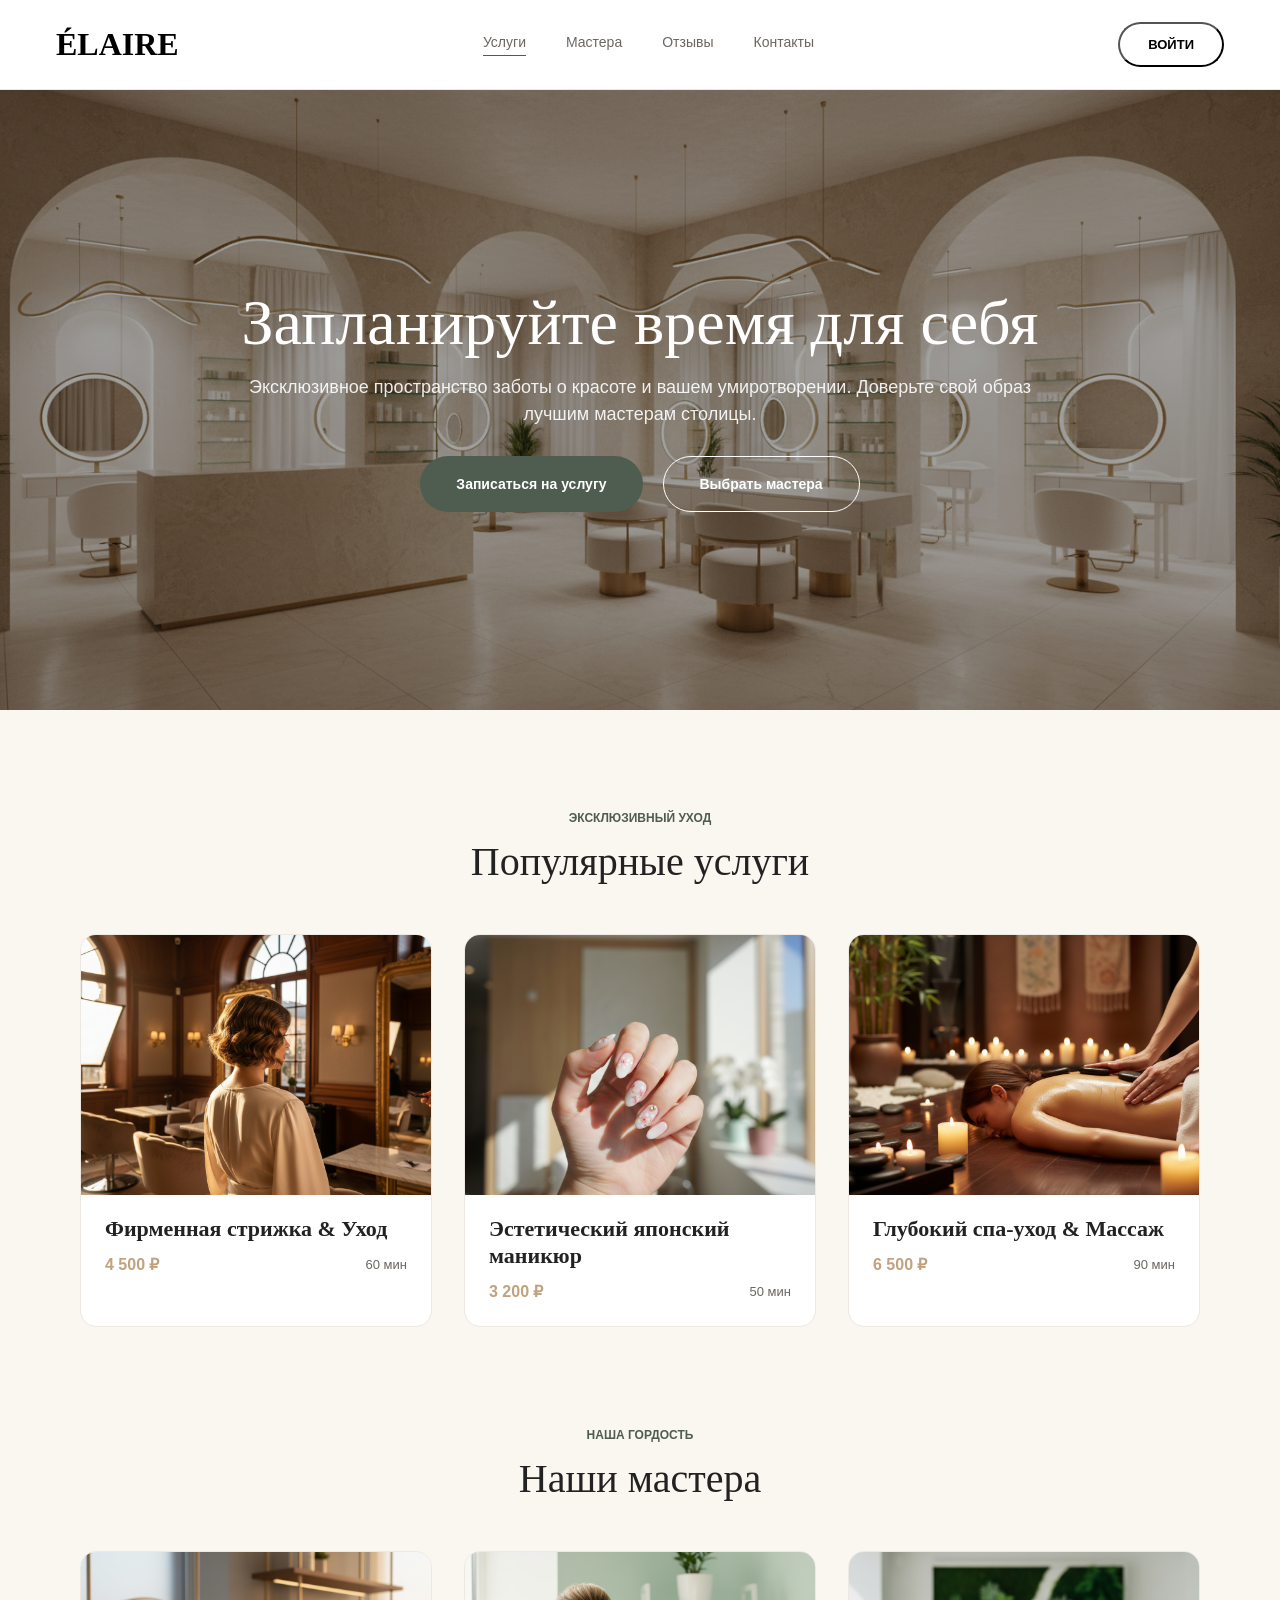
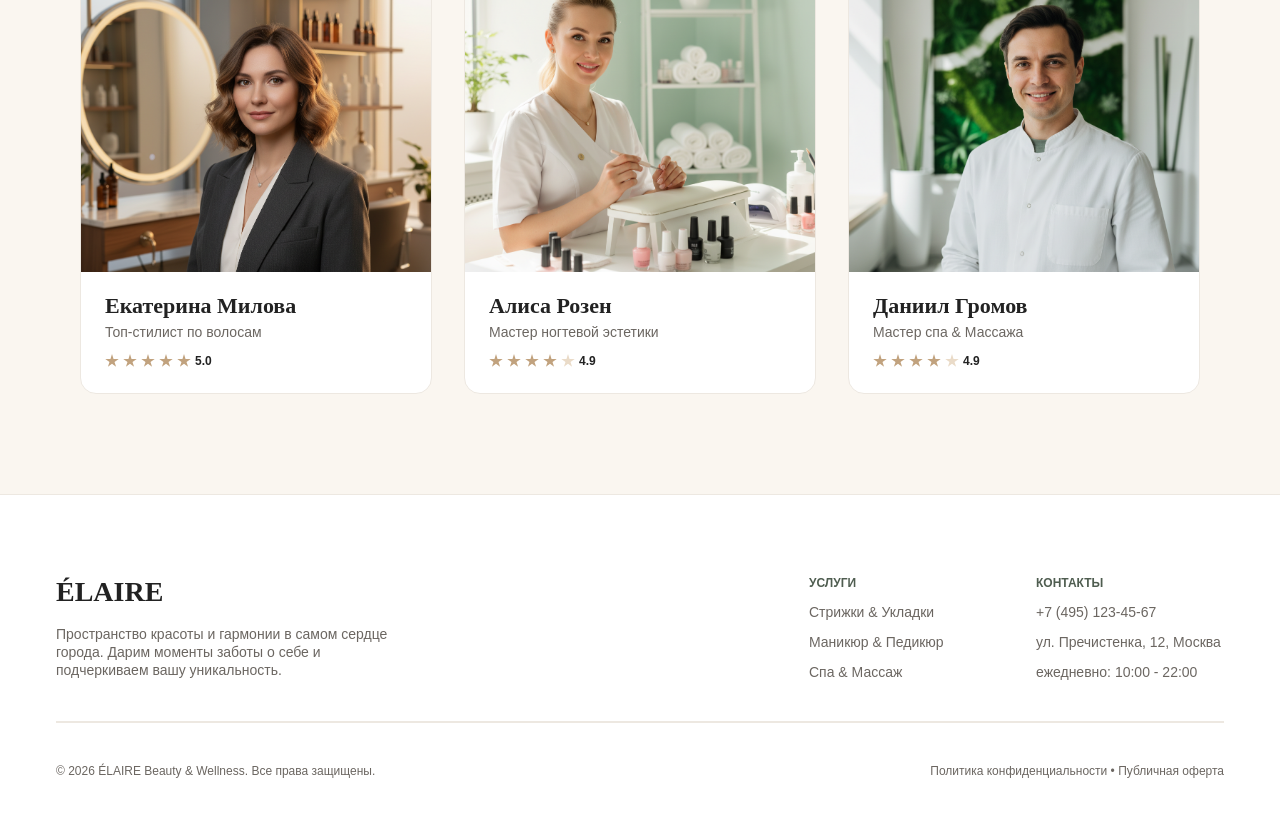
<file: frontend-1-complete/index.html>
<!DOCTYPE html>
<html lang="ru">
  <head>
    <meta charset="UTF-8" />
    <link rel="icon" type="image/svg+xml" href="/favicon.svg" />
    <meta name="viewport" content="width=device-width, initial-scale=1.0" />
    <title>ÉLAIRE — Салон услуг</title>
    <link rel="stylesheet" href="home.css" />
  </head>
  <body>
    <div class="page">
      <!-- header -->
      <header class="header">
        <div class="logo">
          <span class="logo-text">ÉLAIRE</span>
        </div>
        <nav class="nav-links">
          <div class="nav-item active"><a href="#">Услуги</a></div>
          <div class="nav-item"><a href="#">Мастера</a></div>
          <div class="nav-item"><a href="#">Отзывы</a></div>
          <div class="nav-item"><a href="#">Контакты</a></div>
        </nav>
        <button class="login-button"><span>Войти</span></button>
      </header>

      <!-- hero -->
      <section class="hero">
        <div class="hero-text-container">
          <h1 class="hero-title">Запланируйте время для себя</h1>
          <p class="hero-desc">
            Эксклюзивное пространство заботы о красоте и вашем умиротворении.
            Доверьте свой образ лучшим мастерам столицы.
          </p>
        </div>
        <div class="hero-ctas">
          <button
            class="cta-service"
            onclick="window.location.href='services.html'"
          >
            Записаться на услугу
          </button>
          <button class="cta-master">Выбрать мастера</button>
        </div>
      </section>

      <!-- popular services -->
      <section class="popular-services">
        <div class="section-header">
          <span class="section-tag">Эксклюзивный уход</span>
          <h2 class="section-title">Популярные услуги</h2>
        </div>
        <div class="services-grid">
          <article class="service-card">
            <div
              class="service-card-image"
              style="background-image: url('images/service-haircut.png')"
            ></div>
            <div class="service-card-body">
              <h3 class="service-card-title">Фирменная стрижка &amp; Уход</h3>
              <div class="service-card-meta">
                <span class="price">4 500 ₽</span>
                <span class="duration">60 мин</span>
              </div>
            </div>
          </article>
          <article class="service-card">
            <div
              class="service-card-image"
              style="background-image: url('images/service-manicure.png')"
            ></div>
            <div class="service-card-body">
              <h3 class="service-card-title">Эстетический японский маникюр</h3>
              <div class="service-card-meta">
                <span class="price">3 200 ₽</span>
                <span class="duration">50 мин</span>
              </div>
            </div>
          </article>
          <article class="service-card">
            <div
              class="service-card-image"
              style="background-image: url('images/service-spa.png')"
            ></div>
            <div class="service-card-body">
              <h3 class="service-card-title">Глубокий спа-уход &amp; Массаж</h3>
              <div class="service-card-meta">
                <span class="price">6 500 ₽</span>
                <span class="duration">90 мин</span>
              </div>
            </div>
          </article>
        </div>
      </section>

      <!-- our masters -->
      <section class="our-masters">
        <div class="section-header">
          <span class="section-tag">Наша гордость</span>
          <h2 class="section-title">Наши мастера</h2>
        </div>
        <div class="masters-grid">
          <article class="master-card">
            <div
              class="master-card-image"
              style="background-image: url('images/master-ekaterina.png')"
            ></div>
            <div class="master-card-body">
              <div class="master-info">
                <h3 class="master-name">Екатерина Милова</h3>
                <span class="master-role">Топ-стилист по волосам</span>
              </div>
              <div class="stars">
                <span class="star"></span>
                <span class="star"></span>
                <span class="star"></span>
                <span class="star"></span>
                <span class="star"></span>
                <span class="rating">5.0</span>
              </div>
            </div>
          </article>
          <article class="master-card">
            <div
              class="master-card-image"
              style="background-image: url('images/master-alisa.png')"
            ></div>
            <div class="master-card-body">
              <div class="master-info">
                <h3 class="master-name">Алиса Розен</h3>
                <span class="master-role">Мастер ногтевой эстетики</span>
              </div>
              <div class="stars">
                <span class="star"></span>
                <span class="star"></span>
                <span class="star"></span>
                <span class="star"></span>
                <span class="star star-empty"></span>
                <span class="rating">4.9</span>
              </div>
            </div>
          </article>
          <article class="master-card">
            <div
              class="master-card-image"
              style="background-image: url('images/master-daniil.png')"
            ></div>
            <div class="master-card-body">
              <div class="master-info">
                <h3 class="master-name">Даниил Громов</h3>
                <span class="master-role">Мастер спа &amp; Массажа</span>
              </div>
              <div class="stars">
                <span class="star"></span>
                <span class="star"></span>
                <span class="star"></span>
                <span class="star"></span>
                <span class="star star-empty"></span>
                <span class="rating">4.9</span>
              </div>
            </div>
          </article>
        </div>
      </section>

      <!-- footer -->
      <footer class="footer">
        <div class="footer-top">
          <div class="footer-brand">
            <span class="brand-name">ÉLAIRE</span>
            <span class="brand-desc"
              >Пространство красоты и гармонии в самом сердце города. Дарим
              моменты заботы о себе и подчеркиваем вашу уникальность.</span
            >
          </div>
          <div class="footer-links-row">
            <div class="links-col" style="width: 147px">
              <span class="col-title">Услуги</span>
              <a href="#">Стрижки &amp; Укладки</a>
              <a href="#">Маникюр &amp; Педикюр</a>
              <a href="#">Спа &amp; Массаж</a>
            </div>
            <div class="links-col" style="width: 188px">
              <span class="col-title">Контакты</span>
              <a href="#">+7 (495) 123-45-67</a>
              <a href="#">ул. Пречистенка, 12, Москва</a>
              <a href="#">ежедневно: 10:00 - 22:00</a>
            </div>
          </div>
        </div>
        <div class="footer-line"></div>
        <div class="footer-bottom">
          <span class="copy"
            >© 2026 ÉLAIRE Beauty &amp; Wellness. Все права защищены.</span
          >
          <span class="legal"
            >Политика конфиденциальности • Публичная оферта</span
          >
        </div>
      </footer>
    </div>
  </body>
</html>
</file>
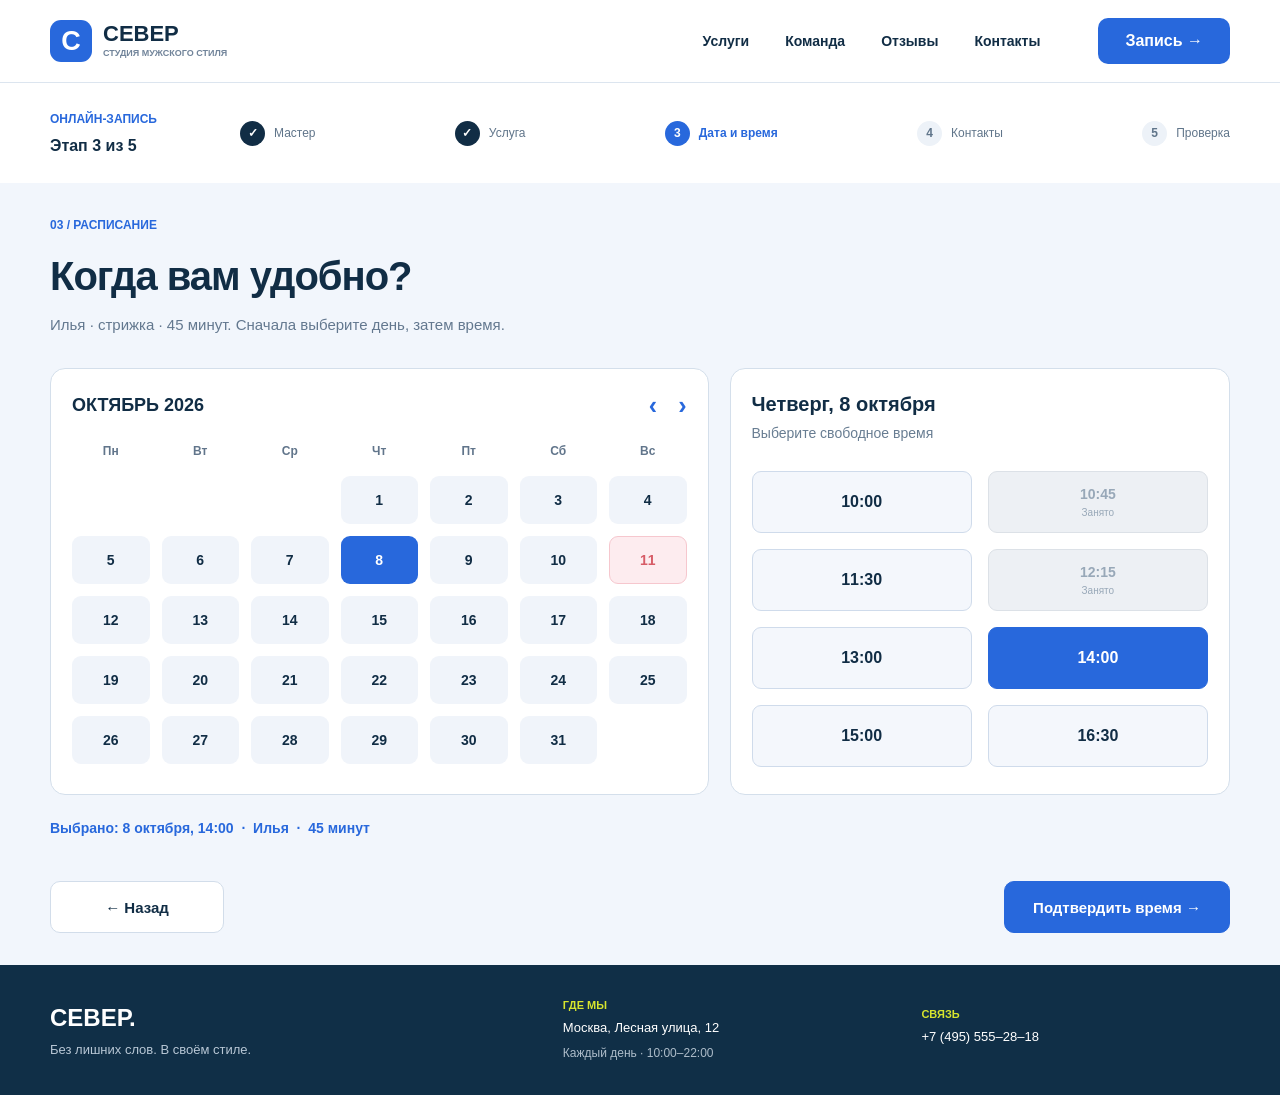
<file: frontend-1-practice/index.html>
<!DOCTYPE html>
<html lang="ru">
<head>
    <meta charset="UTF-8">
    <meta name="viewport" content="width=device-width, initial-scale=1.0">
    <title>Север — Выбор даты и времени</title>
    <link rel="stylesheet" href="styles.css">
</head>

<body>
    <header class="header">
        <div class="container header__inner">
            <a class="logo" href="#">
                <span class="logo__icon">C</span>

                <span class="logo__text">
                    <strong>СЕВЕР</strong>
                    <small>СТУДИЯ МУЖСКОГО СТИЛЯ</small>
                </span>
            </a>

            <nav class="navigation">
                <a href="#">Услуги</a>
                <a href="#">Команда</a>
                <a href="#">Отзывы</a>
                <a href="#">Контакты</a>
            </nav>

            <button class="header__button">
                Запись →
            </button>
        </div>
    </header>

    <section class="steps">
        <div class="container steps__inner">
            <div class="steps__title">
                <span>ОНЛАЙН-ЗАПИСЬ</span>
                <strong>Этап 3 из 5</strong>
            </div>

            <div class="steps__list">
                <div class="step step--done">
                    <span>✓</span>
                    <p>Мастер</p>
                </div>

                <div class="step step--done">
                    <span>✓</span>
                    <p>Услуга</p>
                </div>

                <div class="step step--active">
                    <span>3</span>
                    <p>Дата и время</p>
                </div>

                <div class="step">
                    <span>4</span>
                    <p>Контакты</p>
                </div>

                <div class="step">
                    <span>5</span>
                    <p>Проверка</p>
                </div>
            </div>
        </div>
    </section>

    <main class="main">
        <div class="container">
            <div class="page-heading">
                <span class="page-heading__label">03 / РАСПИСАНИЕ</span>

                <h1>Когда вам удобно?</h1>

                <p>
                    Илья · стрижка · 45 минут.
                    Сначала выберите день, затем время.
                </p>
            </div>

            <div class="booking">
                <section class="calendar">
                    <div class="calendar__header">
                        <h2>ОКТЯБРЬ 2026</h2>

                        <div class="calendar__arrows">
                            <button>‹</button>
                            <button>›</button>
                        </div>
                    </div>

                    <div class="calendar__weekdays">
                        <span>Пн</span>
                        <span>Вт</span>
                        <span>Ср</span>
                        <span>Чт</span>
                        <span>Пт</span>
                        <span>Сб</span>
                        <span>Вс</span>
                    </div>

                    <div class="calendar__days">
                        <span class="calendar__empty"></span>
                        <span class="calendar__empty"></span>
                        <span class="calendar__empty"></span>

                        <button class="calendar__day">1</button>
                        <button class="calendar__day">2</button>
                        <button class="calendar__day">3</button>
                        <button class="calendar__day">4</button>

                        <button class="calendar__day">5</button>
                        <button class="calendar__day">6</button>
                        <button class="calendar__day">7</button>
                        <button class="calendar__day calendar__day--selected">8</button>
                        <button class="calendar__day">9</button>
                        <button class="calendar__day">10</button>
                        <button class="calendar__day calendar__day--weekend">11</button>

                        <button class="calendar__day">12</button>
                        <button class="calendar__day">13</button>
                        <button class="calendar__day">14</button>
                        <button class="calendar__day">15</button>
                        <button class="calendar__day">16</button>
                        <button class="calendar__day">17</button>
                        <button class="calendar__day">18</button>

                        <button class="calendar__day">19</button>
                        <button class="calendar__day">20</button>
                        <button class="calendar__day">21</button>
                        <button class="calendar__day">22</button>
                        <button class="calendar__day">23</button>
                        <button class="calendar__day">24</button>
                        <button class="calendar__day">25</button>

                        <button class="calendar__day">26</button>
                        <button class="calendar__day">27</button>
                        <button class="calendar__day">28</button>
                        <button class="calendar__day">29</button>
                        <button class="calendar__day">30</button>
                        <button class="calendar__day">31</button>
                    </div>
                </section>

                <section class="time">
                    <h2>Четверг, 8 октября</h2>
                    <p class="time__description">Выберите свободное время</p>

                    <div class="time__slots">
                        <button class="time__slot">10:00</button>

                        <button class="time__slot time__slot--busy" disabled>
                            <strong>10:45</strong>
                            <small>Занято</small>
                        </button>

                        <button class="time__slot">11:30</button>

                        <button class="time__slot time__slot--busy" disabled>
                            <strong>12:15</strong>
                            <small>Занято</small>
                        </button>

                        <button class="time__slot">13:00</button>

                        <button class="time__slot time__slot--selected">
                            14:00
                        </button>

                        <button class="time__slot">15:00</button>

                        <button class="time__slot">16:30</button>
                    </div>
                </section>
            </div>

            <div class="selected-info">
                Выбрано: 8 октября, 14:00&nbsp; · &nbsp;Илья&nbsp; · &nbsp;45 минут
            </div>

            <div class="actions">
                <button class="button button--back">
                    ← Назад
                </button>

                <button class="button button--primary">
                    Подтвердить время →
                </button>
            </div>
        </div>
    </main>

    <footer class="footer">
        <div class="container footer__inner">
            <div class="footer__brand">
                <strong>СЕВЕР.</strong>
                <p>Без лишних слов. В своём стиле.</p>
            </div>

            <div class="footer__column">
                <span>ГДЕ МЫ</span>
                <p>Москва, Лесная улица, 12</p>
                <small>Каждый день · 10:00–22:00</small>
            </div>

            <div class="footer__column">
                <span>СВЯЗЬ</span>
                <p>+7 (495) 555–28–18</p>
            </div>
        </div>
    </footer>
</body>
</html>
</file>
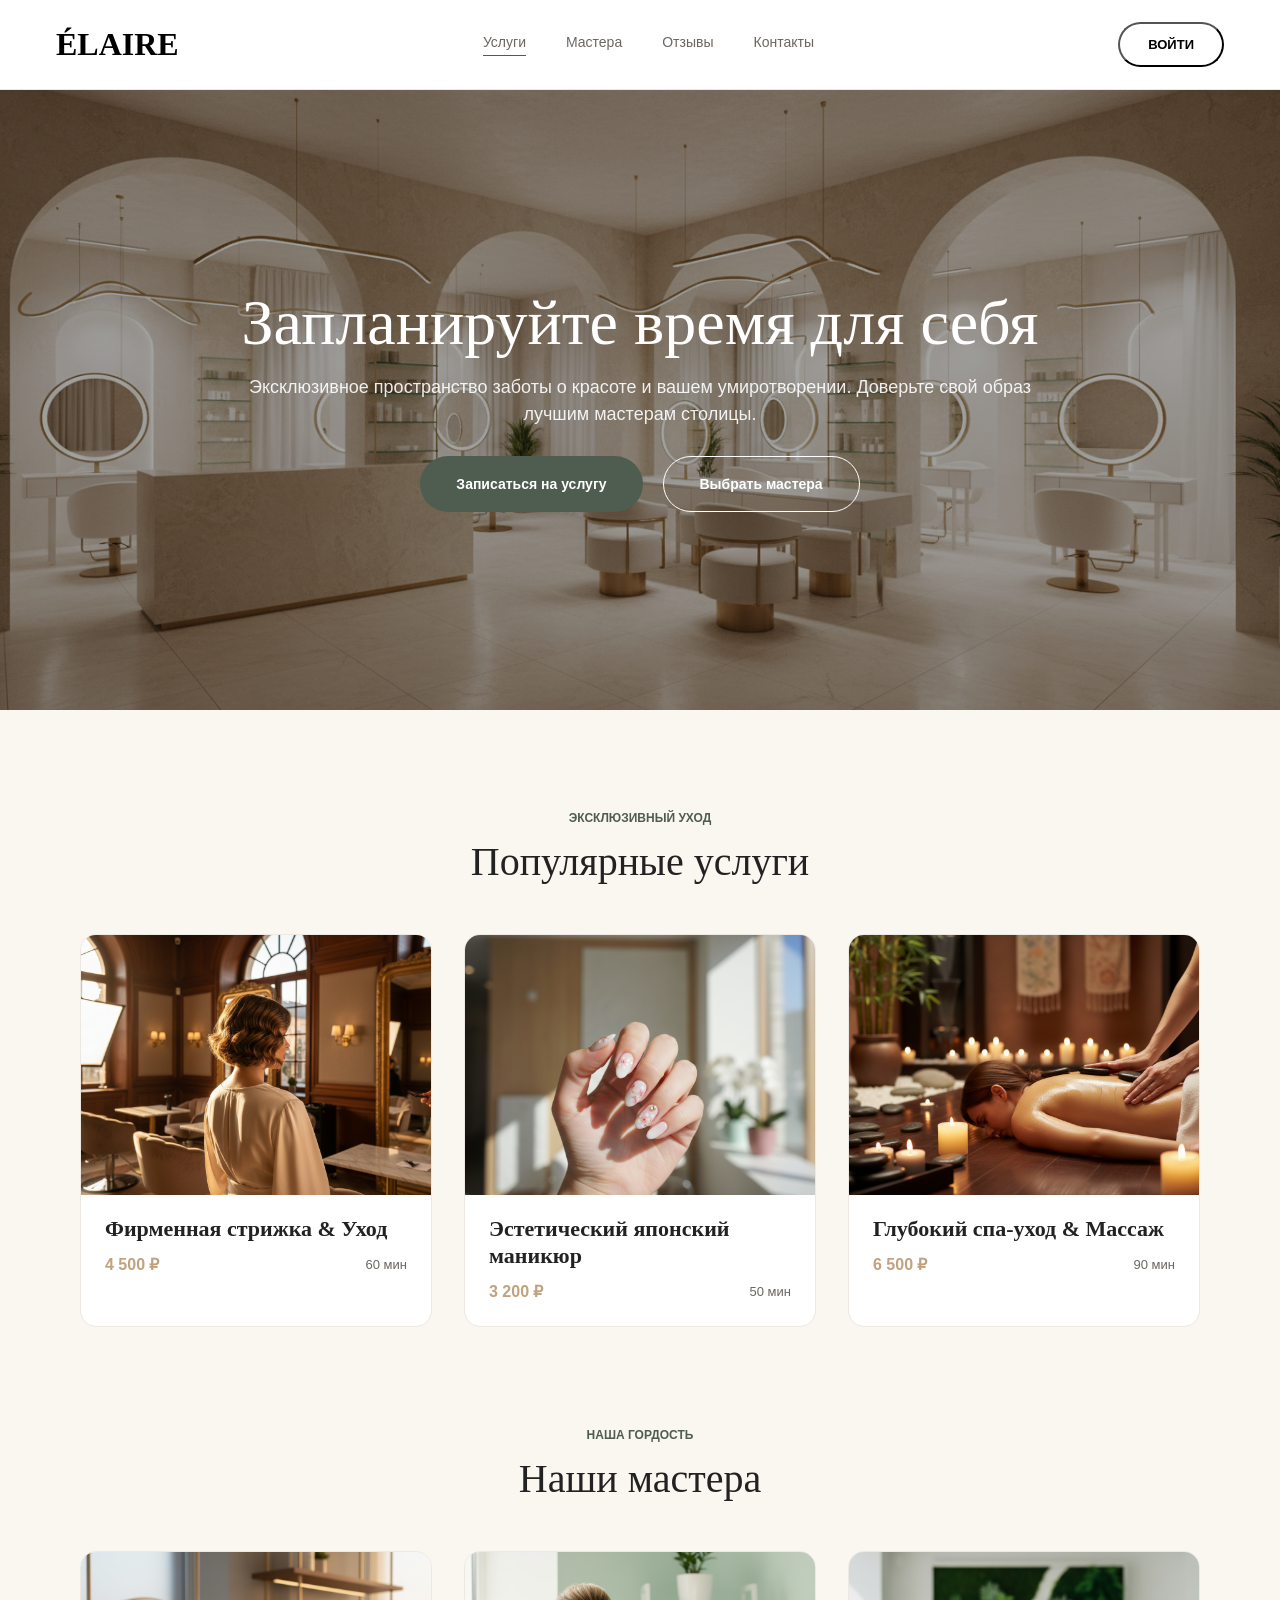
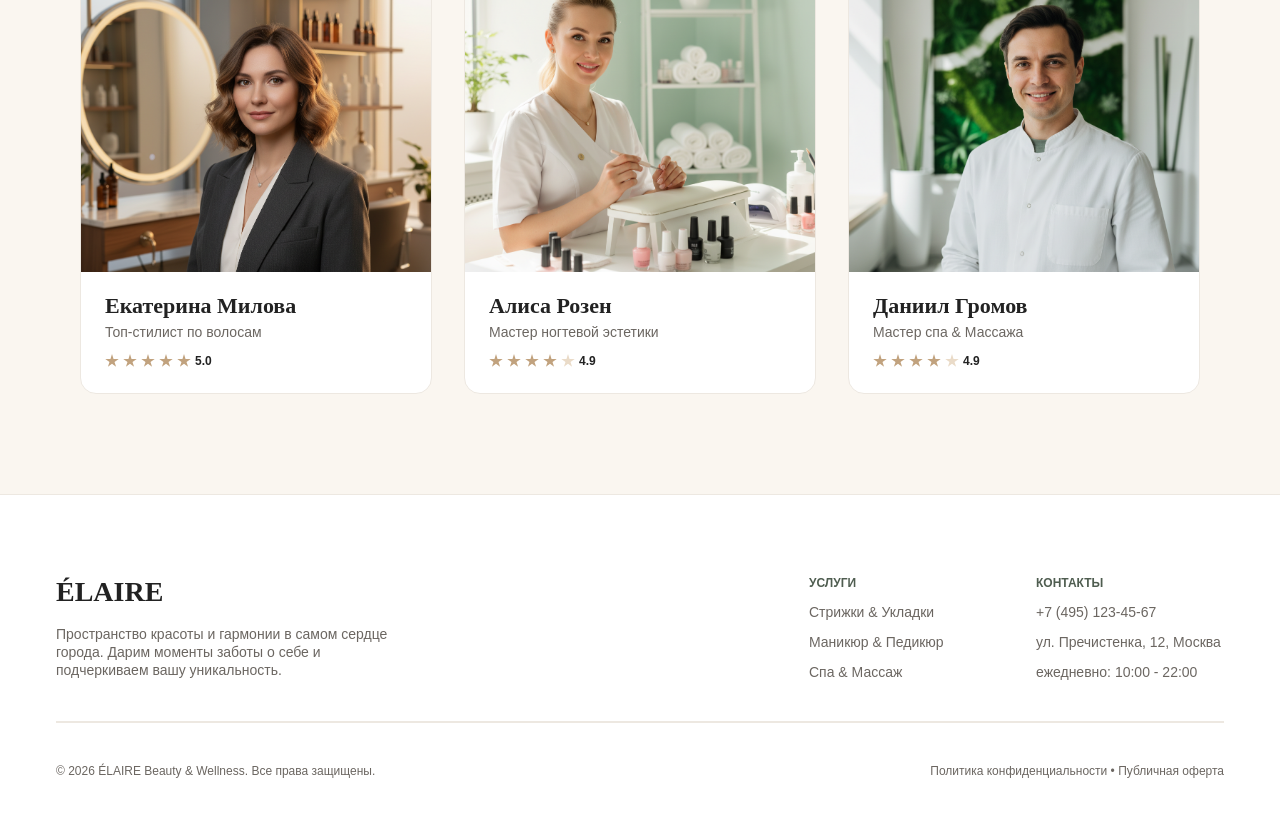
<file: frontend-2-complete/index.html>
<!DOCTYPE html>
<html lang="ru">
  <head>
    <meta charset="UTF-8" />
    <link rel="icon" type="image/svg+xml" href="/favicon.svg" />
    <meta name="viewport" content="width=device-width, initial-scale=1.0" />
    <title>ÉLAIRE — Салон услуг</title>
    <link rel="stylesheet" href="home.css" />
  </head>
  <body>
    <div class="page">
      <!-- header -->
      <header class="header">
        <div class="logo">
          <span class="logo-text">ÉLAIRE</span>
        </div>
        <nav class="nav-links">
          <div class="nav-item active"><a href="#">Услуги</a></div>
          <div class="nav-item"><a href="#">Мастера</a></div>
          <div class="nav-item"><a href="#">Отзывы</a></div>
          <div class="nav-item"><a href="#">Контакты</a></div>
        </nav>
        <button class="login-button"><span>Войти</span></button>
      </header>

      <!-- hero -->
      <section class="hero">
        <div class="hero-text-container">
          <h1 class="hero-title">Запланируйте время для себя</h1>
          <p class="hero-desc">
            Эксклюзивное пространство заботы о красоте и вашем умиротворении.
            Доверьте свой образ лучшим мастерам столицы.
          </p>
        </div>
        <div class="hero-ctas">
          <button class="cta-service">Записаться на услугу</button>
          <button class="cta-master">Выбрать мастера</button>
        </div>
      </section>

      <!-- popular services -->
      <section class="popular-services">
        <div class="section-header">
          <span class="section-tag">Эксклюзивный уход</span>
          <h2 class="section-title">Популярные услуги</h2>
        </div>
        <div class="services-grid">
          <article class="service-card">
            <div
              class="service-card-image"
              style="background-image: url('images/service-haircut.png')"
            ></div>
            <div class="service-card-body">
              <h3 class="service-card-title">Фирменная стрижка &amp; Уход</h3>
              <div class="service-card-meta">
                <span class="price">4 500 ₽</span>
                <span class="duration">60 мин</span>
              </div>
            </div>
          </article>
          <article class="service-card">
            <div
              class="service-card-image"
              style="background-image: url('images/service-manicure.png')"
            ></div>
            <div class="service-card-body">
              <h3 class="service-card-title">Эстетический японский маникюр</h3>
              <div class="service-card-meta">
                <span class="price">3 200 ₽</span>
                <span class="duration">50 мин</span>
              </div>
            </div>
          </article>
          <article class="service-card">
            <div
              class="service-card-image"
              style="background-image: url('images/service-spa.png')"
            ></div>
            <div class="service-card-body">
              <h3 class="service-card-title">Глубокий спа-уход &amp; Массаж</h3>
              <div class="service-card-meta">
                <span class="price">6 500 ₽</span>
                <span class="duration">90 мин</span>
              </div>
            </div>
          </article>
        </div>
      </section>

      <!-- our masters -->
      <section class="our-masters">
        <div class="section-header">
          <span class="section-tag">Наша гордость</span>
          <h2 class="section-title">Наши мастера</h2>
        </div>
        <div class="masters-grid">
          <article class="master-card">
            <div
              class="master-card-image"
              style="background-image: url('images/master-ekaterina.png')"
            ></div>
            <div class="master-card-body">
              <div class="master-info">
                <h3 class="master-name">Екатерина Милова</h3>
                <span class="master-role">Топ-стилист по волосам</span>
              </div>
              <div class="stars">
                <span class="star"></span>
                <span class="star"></span>
                <span class="star"></span>
                <span class="star"></span>
                <span class="star"></span>
                <span class="rating">5.0</span>
              </div>
            </div>
          </article>
          <article class="master-card">
            <div
              class="master-card-image"
              style="background-image: url('images/master-alisa.png')"
            ></div>
            <div class="master-card-body">
              <div class="master-info">
                <h3 class="master-name">Алиса Розен</h3>
                <span class="master-role">Мастер ногтевой эстетики</span>
              </div>
              <div class="stars">
                <span class="star"></span>
                <span class="star"></span>
                <span class="star"></span>
                <span class="star"></span>
                <span class="star star-empty"></span>
                <span class="rating">4.9</span>
              </div>
            </div>
          </article>
          <article class="master-card">
            <div
              class="master-card-image"
              style="background-image: url('images/master-daniil.png')"
            ></div>
            <div class="master-card-body">
              <div class="master-info">
                <h3 class="master-name">Даниил Громов</h3>
                <span class="master-role">Мастер спа &amp; Массажа</span>
              </div>
              <div class="stars">
                <span class="star"></span>
                <span class="star"></span>
                <span class="star"></span>
                <span class="star"></span>
                <span class="star star-empty"></span>
                <span class="rating">4.9</span>
              </div>
            </div>
          </article>
        </div>
      </section>

      <!-- footer -->
      <footer class="footer">
        <div class="footer-top">
          <div class="footer-brand">
            <span class="brand-name">ÉLAIRE</span>
            <span class="brand-desc"
              >Пространство красоты и гармонии в самом сердце города. Дарим
              моменты заботы о себе и подчеркиваем вашу уникальность.</span
            >
          </div>
          <div class="footer-links-row">
            <div class="links-col" style="width: 147px">
              <span class="col-title">Услуги</span>
              <a href="#">Стрижки &amp; Укладки</a>
              <a href="#">Маникюр &amp; Педикюр</a>
              <a href="#">Спа &amp; Массаж</a>
            </div>
            <div class="links-col" style="width: 188px">
              <span class="col-title">Контакты</span>
              <a href="#">+7 (495) 123-45-67</a>
              <a href="#">ул. Пречистенка, 12, Москва</a>
              <a href="#">ежедневно: 10:00 - 22:00</a>
            </div>
          </div>
        </div>
        <div class="footer-line"></div>
        <div class="footer-bottom">
          <span class="copy"
            >© 2026 ÉLAIRE Beauty &amp; Wellness. Все права защищены.</span
          >
          <span class="legal"
            >Политика конфиденциальности • Публичная оферта</span
          >
        </div>
      </footer>
    </div>
    <script src="./home.js"></script>
  </body>
</html>
</file>
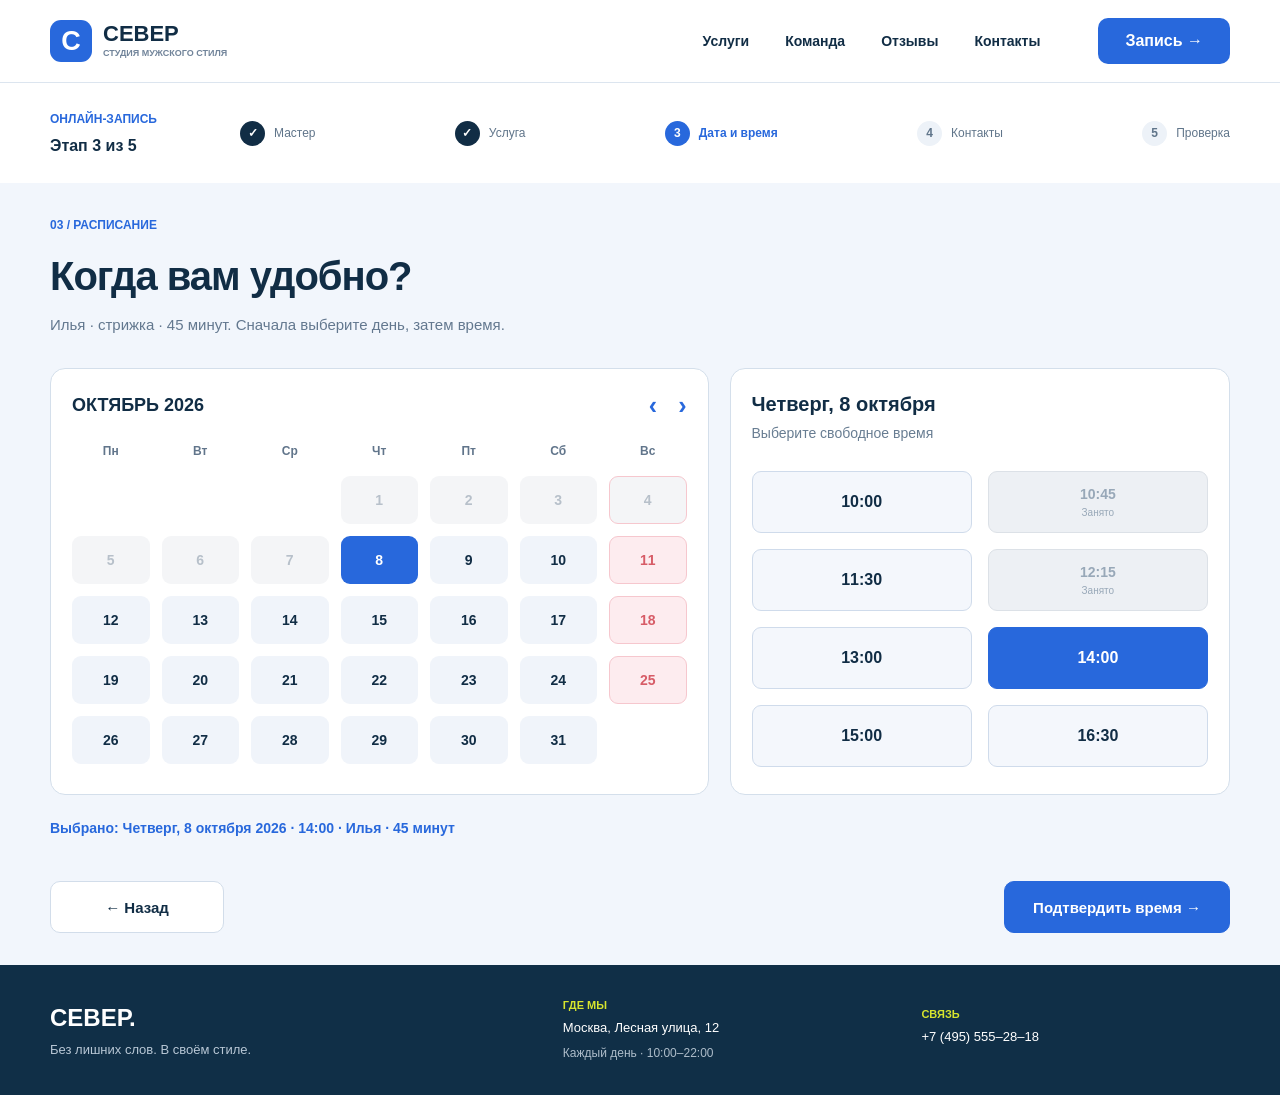
<file: frontend-2-practice/index.html>
<!DOCTYPE html>
<html lang="ru">
<head>
    <meta charset="UTF-8">
    <meta name="viewport" content="width=device-width, initial-scale=1.0">
    <title>Север — Выбор даты и времени</title>
    <link rel="stylesheet" href="styles.css">
</head>

<body>
    <header class="header">
        <div class="container header__inner">
            <a class="logo" href="#">
                <span class="logo__icon">C</span>

                <span class="logo__text">
                    <strong>СЕВЕР</strong>
                    <small>СТУДИЯ МУЖСКОГО СТИЛЯ</small>
                </span>
            </a>

            <nav class="navigation">
                <a href="#">Услуги</a>
                <a href="#">Команда</a>
                <a href="#">Отзывы</a>
                <a href="#">Контакты</a>
            </nav>

            <button class="header__button">
                Запись →
            </button>
        </div>
    </header>

    <section class="steps">
        <div class="container steps__inner">
            <div class="steps__title">
                <span>ОНЛАЙН-ЗАПИСЬ</span>
                <strong>Этап 3 из 5</strong>
            </div>

            <div class="steps__list">
                <div class="step step--done">
                    <span>✓</span>
                    <p>Мастер</p>
                </div>

                <div class="step step--done">
                    <span>✓</span>
                    <p>Услуга</p>
                </div>

                <div class="step step--active">
                    <span>3</span>
                    <p>Дата и время</p>
                </div>

                <div class="step">
                    <span>4</span>
                    <p>Контакты</p>
                </div>

                <div class="step">
                    <span>5</span>
                    <p>Проверка</p>
                </div>
            </div>
        </div>
    </section>

    <main class="main">
        <div class="container">
            <div class="page-heading">
                <span class="page-heading__label">03 / РАСПИСАНИЕ</span>

                <h1>Когда вам удобно?</h1>

                <p>
                    Илья · стрижка · 45 минут.
                    Сначала выберите день, затем время.
                </p>
            </div>

            <div class="booking">
                <section class="calendar">
                    <div class="calendar__header">
                        <h2>ОКТЯБРЬ 2026</h2>

                        <div class="calendar__arrows">
                          <button class="calendar__prev" type="button">‹</button>
                          <button class="calendar__next" type="button">›</button>
                        </div>
                    </div>

                    <div class="calendar__weekdays">
                        <span>Пн</span>
                        <span>Вт</span>
                        <span>Ср</span>
                        <span>Чт</span>
                        <span>Пт</span>
                        <span>Сб</span>
                        <span>Вс</span>
                    </div>

                    <div class="calendar__days">
                    </div>
                </section>

                <section class="time">
                    <h2>Четверг, 8 октября</h2>
                    <p class="time__description">Выберите свободное время</p>

                    <div class="time__slots">
                    </div>
                </section>
            </div>

            <div class="selected-info">
            </div>

            <div class="actions">
                <button class="button button--back">
                    ← Назад
                </button>

                <button class="button button--primary">
                    Подтвердить время →
                </button>
            </div>
        </div>
    </main>

    <footer class="footer">
        <div class="container footer__inner">
            <div class="footer__brand">
                <strong>СЕВЕР.</strong>
                <p>Без лишних слов. В своём стиле.</p>
            </div>

            <div class="footer__column">
                <span>ГДЕ МЫ</span>
                <p>Москва, Лесная улица, 12</p>
                <small>Каждый день · 10:00–22:00</small>
            </div>

            <div class="footer__column">
                <span>СВЯЗЬ</span>
                <p>+7 (495) 555–28–18</p>
            </div>
        </div>
    </footer>
    <script src="script.js"></script>
</body>
</html>
</file>
<file: frontend-1-complete/home.css>
/* ===== reset & base ===== */
* {
  margin: 0;
  padding: 0;
  box-sizing: border-box;
}

body {
  min-height: 100vh;
  font-family: "DM Sans", sans-serif;
}

.page {
  display: flex;
  flex-direction: column;
  min-height: 100vh;
  background: #faf6f0;
}

/* ===== header ===== */
.header {
  display: flex;
  flex-direction: row;
  justify-content: space-between;
  align-items: center;
  padding: 0px 56px;
  height: 90px;
  background: #ffffff;
  border-bottom: 1px solid #ede8e1;
}

.logo-text {
  font-family: "Cormorant Garamond", serif;
  font-weight: 600;
  font-size: 32px;
  line-height: 39px;
  cursor: pointer;
}

.nav-links {
  display: flex;
  flex-direction: row;
  gap: 40px;
}

.nav-item {
  padding-bottom: 4px;
  border-bottom: 1.5px solid transparent;
}

.nav-item.active {
  border-bottom-color: #4f5d50;
}

.nav-item a {
  font-size: 14px;
  line-height: 18px;
  color: #6b6661;
  text-decoration: none;
}

.login-button {
  padding: 12px 28px;
  border-radius: 100px;
  background: transparent;
  cursor: pointer;
  font-weight: 600;
  font-size: 13px;
  line-height: 17px;
  text-transform: uppercase;
}

/* ===== hero ===== */
.hero {
  display: flex;
  flex-direction: column;
  justify-content: center;
  align-items: center;
  padding: 0px 80px;
  gap: 28px;
  height: 620px;
  background: linear-gradient(0deg, rgba(0, 0, 0, 0.35), rgba(0, 0, 0, 0.35)),
    url("./images/hero-salon.png") center / cover no-repeat;
}

.hero-text-container {
  display: flex;
  flex-direction: column;
  align-items: center;
  gap: 16px;
  max-width: 800px;
}

.hero-title {
  font-family: "Cormorant Garamond", serif;
  font-weight: 400;
  font-size: 64px;
  line-height: 1.1;
  text-align: center;
  color: #ffffff;
}

.hero-desc {
  font-size: 18px;
  line-height: 1.5;
  text-align: center;
  color: #ffffff;
  opacity: 0.9;
}

.hero-ctas {
  display: flex;
  flex-direction: row;
  gap: 20px;
}

.cta-service {
  padding: 18px 36px;
  background: #4f5d50;
  border-radius: 100px;
  border: none;
  cursor: pointer;
  font-weight: 600;
  font-size: 14px;
  line-height: 18px;
  color: #ffffff;
}

.cta-service:hover {
  background: #3d4a3e;
}

.cta-master {
  padding: 18px 36px;
  background: transparent;
  border: 1px solid #ffffff;
  border-radius: 100px;
  cursor: pointer;
  font-weight: 600;
  font-size: 14px;
  line-height: 18px;
  color: #ffffff;
}

.cta-master:hover {
  background: rgba(255, 255, 255, 0.1);
}

/* ===== section header ===== */
.section-header {
  display: flex;
  flex-direction: column;
  align-items: center;
  gap: 12px;
  width: 100%;
}

.section-tag {
  font-weight: 700;
  font-size: 12px;
  line-height: 16px;
  text-transform: uppercase;
  color: #4f5d50;
}

.section-title {
  font-family: "Cormorant Garamond", serif;
  font-weight: 500;
  font-size: 40px;
  line-height: 48px;
  color: #222222;
}

/* ===== popular services ===== */
.popular-services {
  display: flex;
  flex-direction: column;
  align-items: flex-start;
  padding: 100px 80px 80px;
  gap: 48px;
  background: #faf6f0;
}

.services-grid {
  display: flex;
  flex-direction: row;
  gap: 32px;
  width: 100%;
}

.service-card {
  display: flex;
  flex-direction: column;
  align-items: flex-start;
  gap: 20px;
  flex: 1;
  padding-bottom: 24px;
  background: #ffffff;
  border: 1px solid #ede8e1;
  border-radius: 16px;
  overflow: hidden;
}

.service-card-image {
  width: 100%;
  height: 260px;
  background-size: cover;
  background-position: center;
  background-repeat: no-repeat;
}

.service-card-image--haircut {
  background-image: url("../images/service-haircut.png");
}

.service-card-image--manicure {
  background-image: url("../images/service-manicure.png");
}

.service-card-image--spa {
  background-image: url("../images/service-spa.png");
}

.service-card-body {
  display: flex;
  flex-direction: column;
  gap: 12px;
  padding: 0 24px;
  width: 100%;
}

.service-card-title {
  font-family: "Cormorant Garamond", serif;
  font-weight: 600;
  font-size: 22px;
  line-height: 27px;
  color: #222222;
}

.service-card-meta {
  display: flex;
  flex-direction: row;
  justify-content: space-between;
  align-items: center;
}

.service-card-meta .price {
  font-weight: 600;
  font-size: 16px;
  line-height: 21px;
  color: #c1a27e;
}

.service-card-meta .duration {
  font-size: 13px;
  line-height: 17px;
  color: #6b6661;
}

/* ===== our masters ===== */
.our-masters {
  display: flex;
  flex-direction: column;
  align-items: flex-start;
  padding: 20px 80px 100px;
  gap: 48px;
  background: #faf6f0;
}

.masters-grid {
  display: flex;
  flex-direction: row;
  gap: 32px;
  width: 100%;
}

.master-card {
  display: flex;
  flex-direction: column;
  align-items: flex-start;
  gap: 20px;
  flex: 1;
  padding-bottom: 24px;
  background: #ffffff;
  border: 1px solid #ede8e1;
  border-radius: 16px;
  overflow: hidden;
}

.master-card-image {
  width: 100%;
  height: 320px;
  background-size: cover;
  background-position: center;
  background-repeat: no-repeat;
}

.master-card-image--ekaterina {
  background-image: url("../images/master-ekaterina.png");
}

.master-card-image--alisa {
  background-image: url("../images/master-alisa.png");
}

.master-card-image--daniil {
  background-image: url("../images/master-daniil.png");
}

.master-card-body {
  display: flex;
  flex-direction: column;
  gap: 12px;
  padding: 0 24px;
  width: 100%;
}

.master-info {
  display: flex;
  flex-direction: column;
  gap: 4px;
}

.master-name {
  font-family: "Cormorant Garamond", serif;
  font-weight: 600;
  font-size: 22px;
  line-height: 27px;
  color: #222222;
}

.master-role {
  font-size: 14px;
  line-height: 18px;
  color: #6b6661;
}

.stars {
  display: flex;
  flex-direction: row;
  align-items: center;
  gap: 4px;
}

.star {
  width: 14px;
  height: 14px;
  background: #c1a27e;
  clip-path: polygon(
    50% 0%,
    61% 35%,
    98% 35%,
    68% 57%,
    79% 91%,
    50% 70%,
    21% 91%,
    32% 57%,
    2% 35%,
    39% 35%
  );
}

.star-empty {
  background: #eadbc8;
}

.rating {
  font-weight: 600;
  font-size: 12px;
  line-height: 16px;
  color: #222222;
}

/* ===== footer ===== */
.footer {
  background: #ffffff;
  display: flex;
  flex-direction: column;
  padding: 80px 56px 48px;
  border-top: 1px solid #ede8e1;
  margin-top: auto;
}

.footer-top {
  display: flex;
  flex-direction: row;
  justify-content: space-between;
  gap: 20px;
}

.footer-brand {
  display: flex;
  flex-direction: column;
  gap: 16px;
}

.footer-brand .brand-name {
  font-family: "Cormorant Garamond", serif;
  font-style: normal;
  font-weight: 600;
  font-size: 28px;
  line-height: 34px;
  color: #222222;
}

.footer-brand .brand-desc {
  max-width: 360px;
  font-size: 14px;
  line-height: 18px;
  color: #6b6661;
}

.footer-links-row {
  display: flex;
  flex-direction: row;
  gap: 80px;
}

.links-col {
  display: flex;
  flex-direction: column;
  gap: 12px;
}

.links-col .col-title {
  font-weight: 600;
  font-size: 12px;
  line-height: 16px;
  text-transform: uppercase;
  color: #4f5d50;
}

.links-col a {
  font-size: 14px;
  line-height: 18px;
  color: #6b6661;
  text-decoration: none;
}

.footer-line {
  border: 1px solid #ede8e1;
  margin-top: 40px;
  margin-bottom: 40px;
}

.footer-bottom {
  display: flex;
  flex-direction: row;
  justify-content: space-between;
  align-items: center;
  flex-grow: 0;
}

.footer-bottom .copy {
  font-size: 12px;
  line-height: 16px;
  color: #6b6661;
}

.footer-bottom .legal {
  font-size: 12px;
  line-height: 16px;
  color: #6b6661;
  margin-left: 20px;
}
</file>
<file: frontend-1-practice/styles.css>
* {
    box-sizing: border-box;
    margin: 0;
    padding: 0;
}

body {
    font-family: Arial, Helvetica, sans-serif;
    color: #112d45;
    background: #f2f6fc;
}

button,
a {
    font-family: inherit;
}

button {
    cursor: pointer;
}

a {
    text-decoration: none;
    color: inherit;
}

.container {
    width: min(1180px, calc(100% - 96px));
    margin: 0 auto;
}

/* HEADER */

.header {
    background: #ffffff;
    border-bottom: 1px solid #dce5ef;
}

.header__inner {
    height: 82px;
    display: flex;
    align-items: center;
    justify-content: space-between;
}

.logo {
    display: flex;
    align-items: center;
    gap: 11px;
}

.logo__icon {
    width: 42px;
    height: 42px;
    border-radius: 11px;
    background: #2868dc;
    color: white;
    display: flex;
    align-items: center;
    justify-content: center;
    font-size: 27px;
    font-weight: 700;
}

.logo__text {
    display: flex;
    flex-direction: column;
}

.logo__text strong {
    font-size: 22px;
    line-height: 20px;
}

.logo__text small {
    color: #71849a;
    font-size: 9px;
    font-weight: 700;
    margin-top: 4px;
}

.navigation {
    display: flex;
    gap: 36px;
    margin-left: auto;
    margin-right: 58px;
}

.navigation a {
    font-size: 14px;
    font-weight: 600;
    transition: color 0.2s ease;
}

.navigation a:hover {
    color: #2868dc;
}

.header__button {
    border: 0;
    border-radius: 10px;
    background: #2868dc;
    color: white;
    padding: 14px 27px;
    font-size: 16px;
    font-weight: 700;
    transition: background 0.2s ease, box-shadow 0.2s ease;
}

.header__button:hover {
    background: #1f58c2;
    box-shadow: 0 5px 14px rgba(40, 104, 220, 0.25);
}

/* STEPS */

.steps {
    background: #ffffff;
}

.steps__inner {
    min-height: 100px;
    display: flex;
    align-items: center;
}

.steps__title {
    width: 190px;
    display: flex;
    flex-direction: column;
    gap: 11px;
}

.steps__title span {
    color: #2868dc;
    font-size: 12px;
    font-weight: 700;
}

.steps__title strong {
    font-size: 16px;
}

.steps__list {
    flex: 1;
    display: flex;
    justify-content: space-between;
    align-items: center;
}

.step {
    display: flex;
    align-items: center;
    gap: 9px;
    color: #60758a;
    font-size: 12px;
}

.step span {
    width: 25px;
    height: 25px;
    border-radius: 50%;
    background: #edf2f8;
    display: flex;
    align-items: center;
    justify-content: center;
    font-weight: 600;
}

.step p {
    white-space: nowrap;
}

.step--done span {
    background: #112d45;
    color: #ffffff;
}

.step--active {
    color: #2868dc;
    font-weight: 700;
}

.step--active span {
    background: #2868dc;
    color: #ffffff;
}

/* MAIN */

.main {
    padding: 35px 0 32px;
}

.page-heading {
    margin-bottom: 35px;
}

.page-heading__label {
    display: block;
    color: #2868dc;
    font-size: 12px;
    font-weight: 700;
    margin-bottom: 22px;
}

.page-heading h1 {
    font-size: 40px;
    line-height: 1.1;
    margin-bottom: 18px;
    letter-spacing: -1px;
}

.page-heading p {
    color: #63788f;
    font-size: 15px;
}

/* BOOKING */

.booking {
    display: grid;
    grid-template-columns: 1.25fr 0.95fr;
    gap: 21px;
}

.calendar,
.time {
    background: #ffffff;
    border: 1px solid #d4dfeb;
    border-radius: 15px;
}

.calendar {
    padding: 24px 21px 26px;
}

.calendar__header {
    display: flex;
    justify-content: space-between;
    align-items: center;
    margin: 0 0 26px;
    padding: 0 0;
}

.calendar__header h2 {
    font-size: 18px;
}

.calendar__arrows {
    display: flex;
    gap: 21px;
}

.calendar__arrows button {
    border: 0;
    background: transparent;
    color: #2868dc;
    font-size: 25px;
    line-height: 1;
    font-weight: 700;
    transition: transform 0.2s ease;
}

.calendar__arrows button:hover {
    transform: scale(1.2);
}

.calendar__weekdays,
.calendar__days {
    display: grid;
    grid-template-columns: repeat(7, 1fr);
    gap: 12px;
}

.calendar__weekdays {
    margin-bottom: 18px;
}

.calendar__weekdays span {
    text-align: center;
    color: #61758b;
    font-size: 12px;
    font-weight: 700;
}

.calendar__days {
    row-gap: 12px;
}

.calendar__day,
.calendar__empty {
    height: 48px;
}

.calendar__day {
    border: 0;
    border-radius: 9px;
    background: #f0f4fa;
    color: #112d45;
    font-size: 14px;
    font-weight: 600;
    transition: background 0.2s ease, color 0.2s ease, transform 0.2s ease;
}

.calendar__day:hover {
    background: #dce8f8;
    transform: translateY(-2px);
}

.calendar__day--selected {
    background: #2868dc;
    color: #ffffff;
}

.calendar__day--selected:hover {
    background: #1f58c2;
}

.calendar__day--weekend {
    background: #fdecef;
    color: #d75c67;
    border: 1px solid #f6c7ce;
}

.calendar__day--weekend:hover {
    background: #f9dce1;
}

/* TIME */

.time {
    padding: 24px 21px 27px;
}

.time h2 {
    font-size: 20px;
    margin-bottom: 9px;
}

.time__description {
    color: #687d92;
    font-size: 14px;
    margin-bottom: 30px;
}

.time__slots {
    display: grid;
    grid-template-columns: repeat(2, 1fr);
    gap: 16px;
}

.time__slot {
    height: 62px;
    border: 1px solid #cfdbeb;
    border-radius: 9px;
    background: #f4f7fc;
    color: #112d45;
    font-size: 16px;
    font-weight: 700;
    transition: background 0.2s ease, border-color 0.2s ease, transform 0.2s ease;
}

.time__slot:hover {
    background: #e4edf9;
    border-color: #aebfd4;
    transform: translateY(-2px);
}

.time__slot--selected {
    background: #2868dc;
    border-color: #2868dc;
    color: #ffffff;
}

.time__slot--selected:hover {
    background: #1f58c2;
}

.time__slot--busy {
    background: #edf0f4;
    border-color: #dce1e7;
    color: #98a8b8;
    cursor: not-allowed;
    display: flex;
    flex-direction: column;
    align-items: center;
    justify-content: center;
    gap: 5px;
}

.time__slot--busy:hover {
    background: #edf0f4;
    border-color: #dce1e7;
    transform: none;
}

.time__slot--busy strong {
    font-size: 14px;
}

.time__slot--busy small {
    font-size: 10px;
    font-weight: 400;
}

/* SELECTED INFO */

.selected-info {
    color: #2868dc;
    font-size: 14px;
    font-weight: 700;
    margin-top: 25px;
}

/* ACTIONS */

.actions {
    display: flex;
    justify-content: space-between;
    align-items: center;
    margin-top: 45px;
}

.button {
    height: 52px;
    padding: 0 25px;
    border-radius: 10px;
    font-size: 15px;
    font-weight: 700;
    cursor: pointer;
    transition: background 0.2s ease, box-shadow 0.2s ease, transform 0.2s ease;
}

.button--back {
    min-width: 174px;
    background: #ffffff;
    border: 1px solid #d2ddea;
    color: #112d45;
}

.button--back:hover {
    background: #f0f4f9;
    transform: translateY(-2px);
}

.button--primary {
    min-width: 226px;
    background: #2868dc;
    border: 1px solid #2868dc;
    color: #ffffff;
}

.button--primary:hover {
    background: #1f58c2;
    box-shadow: 0 5px 15px rgba(40, 104, 220, 0.25);
    transform: translateY(-2px);
}

/* FOOTER */

.footer {
    background: #102f47;
    color: #ffffff;
}

.footer__inner {
    min-height: 130px;
    display: grid;
    grid-template-columns: 1.5fr 1fr 1fr;
    gap: 50px;
    align-items: center;
}

.footer__brand strong {
    font-size: 24px;
}

.footer__brand p {
    color: #b8c7d5;
    font-size: 13px;
    margin-top: 10px;
}

.footer__column span {
    display: block;
    color: #d7e52d;
    font-size: 11px;
    font-weight: 700;
    margin-bottom: 9px;
}

.footer__column p {
    font-size: 13px;
    margin-bottom: 8px;
}

.footer__column small {
    color: #aebdca;
    font-size: 12px;
}

/* ADAPTIVE */

@media (max-width: 900px) {
    .container {
        width: min(100% - 40px, 700px);
    }

    .navigation {
        display: none;
    }

    .steps__list {
        gap: 15px;
    }

    .step p {
        display: none;
    }

    .booking {
        grid-template-columns: 1fr;
    }

    .footer__inner {
        grid-template-columns: 1fr 1fr;
        padding: 25px 0;
    }
}

@media (max-width: 600px) {
    .container {
        width: calc(100% - 30px);
    }

    .header__inner {
        height: 70px;
    }

    .header__button {
        padding: 11px 15px;
        font-size: 14px;
    }

    .steps__inner {
        flex-direction: column;
        align-items: flex-start;
        padding: 20px 0;
        gap: 20px;
    }

    .steps__title {
        width: auto;
    }

    .steps__list {
        width: 100%;
    }

    .step span {
        width: 24px;
        height: 24px;
    }

    .page-heading h1 {
        font-size: 32px;
    }

    .calendar {
        padding: 18px 12px;
    }

    .calendar__weekdays,
    .calendar__days {
        gap: 6px;
    }

    .calendar__day,
    .calendar__empty {
        height: 42px;
    }

    .time__slots {
        gap: 10px;
    }

    .actions {
        gap: 15px;
    }

    .button {
        min-width: 0;
        width: 100%;
        padding: 0 12px;
    }

    .footer__inner {
        grid-template-columns: 1fr;
        gap: 25px;
        padding: 30px 0;
    }
}
</file>
<file: frontend-2-complete/home.css>
/* ===== reset & base ===== */
* {
  margin: 0;
  padding: 0;
  box-sizing: border-box;
}

body {
  min-height: 100vh;
  font-family: "DM Sans", sans-serif;
}

.page {
  display: flex;
  flex-direction: column;
  min-height: 100vh;
  background: #faf6f0;
}

/* ===== header ===== */
.header {
  display: flex;
  flex-direction: row;
  justify-content: space-between;
  align-items: center;
  padding: 0px 56px;
  height: 90px;
  background: #ffffff;
  border-bottom: 1px solid #ede8e1;
}

.logo-text {
  font-family: "Cormorant Garamond", serif;
  font-weight: 600;
  font-size: 32px;
  line-height: 39px;
  cursor: pointer;
}

.nav-links {
  display: flex;
  flex-direction: row;
  gap: 40px;
}

.nav-item {
  padding-bottom: 4px;
  border-bottom: 1.5px solid transparent;
}

.nav-item.active {
  border-bottom-color: #4f5d50;
}

.nav-item a {
  font-size: 14px;
  line-height: 18px;
  color: #6b6661;
  text-decoration: none;
}

.login-button {
  padding: 12px 28px;
  border-radius: 100px;
  background: transparent;
  cursor: pointer;
  font-weight: 600;
  font-size: 13px;
  line-height: 17px;
  text-transform: uppercase;
}

/* ===== hero ===== */
.hero {
  display: flex;
  flex-direction: column;
  justify-content: center;
  align-items: center;
  padding: 0px 80px;
  gap: 28px;
  height: 620px;
  background: linear-gradient(0deg, rgba(0, 0, 0, 0.35), rgba(0, 0, 0, 0.35)),
    url("./images/hero-salon.png") center / cover no-repeat;
}

.hero-text-container {
  display: flex;
  flex-direction: column;
  align-items: center;
  gap: 16px;
  max-width: 800px;
}

.hero-title {
  font-family: "Cormorant Garamond", serif;
  font-weight: 400;
  font-size: 64px;
  line-height: 1.1;
  text-align: center;
  color: #ffffff;
}

.hero-desc {
  font-size: 18px;
  line-height: 1.5;
  text-align: center;
  color: #ffffff;
  opacity: 0.9;
}

.hero-ctas {
  display: flex;
  flex-direction: row;
  gap: 20px;
}

.cta-service {
  padding: 18px 36px;
  background: #4f5d50;
  border-radius: 100px;
  border: none;
  cursor: pointer;
  font-weight: 600;
  font-size: 14px;
  line-height: 18px;
  color: #ffffff;
}

.cta-service:hover {
  background: #3d4a3e;
}

.cta-master {
  padding: 18px 36px;
  background: transparent;
  border: 1px solid #ffffff;
  border-radius: 100px;
  cursor: pointer;
  font-weight: 600;
  font-size: 14px;
  line-height: 18px;
  color: #ffffff;
}

.cta-master:hover {
  background: rgba(255, 255, 255, 0.1);
}

/* ===== section header ===== */
.section-header {
  display: flex;
  flex-direction: column;
  align-items: center;
  gap: 12px;
  width: 100%;
}

.section-tag {
  font-weight: 700;
  font-size: 12px;
  line-height: 16px;
  text-transform: uppercase;
  color: #4f5d50;
}

.section-title {
  font-family: "Cormorant Garamond", serif;
  font-weight: 500;
  font-size: 40px;
  line-height: 48px;
  color: #222222;
}

/* ===== popular services ===== */
.popular-services {
  display: flex;
  flex-direction: column;
  align-items: flex-start;
  padding: 100px 80px 80px;
  gap: 48px;
  background: #faf6f0;
}

.services-grid {
  display: flex;
  flex-direction: row;
  gap: 32px;
  width: 100%;
}

.service-card {
  display: flex;
  flex-direction: column;
  align-items: flex-start;
  gap: 20px;
  flex: 1;
  padding-bottom: 24px;
  background: #ffffff;
  border: 1px solid #ede8e1;
  border-radius: 16px;
  overflow: hidden;
}

.service-card-image {
  width: 100%;
  height: 260px;
  background-size: cover;
  background-position: center;
  background-repeat: no-repeat;
}

.service-card-image--haircut {
  background-image: url("../images/service-haircut.png");
}

.service-card-image--manicure {
  background-image: url("../images/service-manicure.png");
}

.service-card-image--spa {
  background-image: url("../images/service-spa.png");
}

.service-card-body {
  display: flex;
  flex-direction: column;
  gap: 12px;
  padding: 0 24px;
  width: 100%;
}

.service-card-title {
  font-family: "Cormorant Garamond", serif;
  font-weight: 600;
  font-size: 22px;
  line-height: 27px;
  color: #222222;
}

.service-card-meta {
  display: flex;
  flex-direction: row;
  justify-content: space-between;
  align-items: center;
}

.service-card-meta .price {
  font-weight: 600;
  font-size: 16px;
  line-height: 21px;
  color: #c1a27e;
}

.service-card-meta .duration {
  font-size: 13px;
  line-height: 17px;
  color: #6b6661;
}

/* ===== our masters ===== */
.our-masters {
  display: flex;
  flex-direction: column;
  align-items: flex-start;
  padding: 20px 80px 100px;
  gap: 48px;
  background: #faf6f0;
}

.masters-grid {
  display: flex;
  flex-direction: row;
  gap: 32px;
  width: 100%;
}

.master-card {
  display: flex;
  flex-direction: column;
  align-items: flex-start;
  gap: 20px;
  flex: 1;
  padding-bottom: 24px;
  background: #ffffff;
  border: 1px solid #ede8e1;
  border-radius: 16px;
  overflow: hidden;
}

.master-card-image {
  width: 100%;
  height: 320px;
  background-size: cover;
  background-position: center;
  background-repeat: no-repeat;
}

.master-card-image--ekaterina {
  background-image: url("../images/master-ekaterina.png");
}

.master-card-image--alisa {
  background-image: url("../images/master-alisa.png");
}

.master-card-image--daniil {
  background-image: url("../images/master-daniil.png");
}

.master-card-body {
  display: flex;
  flex-direction: column;
  gap: 12px;
  padding: 0 24px;
  width: 100%;
}

.master-info {
  display: flex;
  flex-direction: column;
  gap: 4px;
}

.master-name {
  font-family: "Cormorant Garamond", serif;
  font-weight: 600;
  font-size: 22px;
  line-height: 27px;
  color: #222222;
}

.master-role {
  font-size: 14px;
  line-height: 18px;
  color: #6b6661;
}

.stars {
  display: flex;
  flex-direction: row;
  align-items: center;
  gap: 4px;
}

.star {
  width: 14px;
  height: 14px;
  background: #c1a27e;
  clip-path: polygon(
    50% 0%,
    61% 35%,
    98% 35%,
    68% 57%,
    79% 91%,
    50% 70%,
    21% 91%,
    32% 57%,
    2% 35%,
    39% 35%
  );
}

.star-empty {
  background: #eadbc8;
}

.rating {
  font-weight: 600;
  font-size: 12px;
  line-height: 16px;
  color: #222222;
}

/* ===== footer ===== */
.footer {
  background: #ffffff;
  display: flex;
  flex-direction: column;
  padding: 80px 56px 48px;
  border-top: 1px solid #ede8e1;
  margin-top: auto;
}

.footer-top {
  display: flex;
  flex-direction: row;
  justify-content: space-between;
  gap: 20px;
}

.footer-brand {
  display: flex;
  flex-direction: column;
  gap: 16px;
}

.footer-brand .brand-name {
  font-family: "Cormorant Garamond", serif;
  font-style: normal;
  font-weight: 600;
  font-size: 28px;
  line-height: 34px;
  color: #222222;
}

.footer-brand .brand-desc {
  max-width: 360px;
  font-size: 14px;
  line-height: 18px;
  color: #6b6661;
}

.footer-links-row {
  display: flex;
  flex-direction: row;
  gap: 80px;
}

.links-col {
  display: flex;
  flex-direction: column;
  gap: 12px;
}

.links-col .col-title {
  font-weight: 600;
  font-size: 12px;
  line-height: 16px;
  text-transform: uppercase;
  color: #4f5d50;
}

.links-col a {
  font-size: 14px;
  line-height: 18px;
  color: #6b6661;
  text-decoration: none;
}

.footer-line {
  border: 1px solid #ede8e1;
  margin-top: 40px;
  margin-bottom: 40px;
}

.footer-bottom {
  display: flex;
  flex-direction: row;
  justify-content: space-between;
  align-items: center;
  flex-grow: 0;
}

.footer-bottom .copy {
  font-size: 12px;
  line-height: 16px;
  color: #6b6661;
}

.footer-bottom .legal {
  font-size: 12px;
  line-height: 16px;
  color: #6b6661;
  margin-left: 20px;
}
</file>
<file: frontend-2-practice/styles.css>
* {
    box-sizing: border-box;
    margin: 0;
    padding: 0;
}

body {
    font-family: Arial, Helvetica, sans-serif;
    color: #112d45;
    background: #f2f6fc;
}

button,
a {
    font-family: inherit;
}

button {
    cursor: pointer;
}

a {
    text-decoration: none;
    color: inherit;
}

.container {
    width: min(1180px, calc(100% - 96px));
    margin: 0 auto;
}

/* HEADER */

.header {
    background: #ffffff;
    border-bottom: 1px solid #dce5ef;
}

.header__inner {
    height: 82px;
    display: flex;
    align-items: center;
    justify-content: space-between;
}

.logo {
    display: flex;
    align-items: center;
    gap: 11px;
}

.logo__icon {
    width: 42px;
    height: 42px;
    border-radius: 11px;
    background: #2868dc;
    color: white;
    display: flex;
    align-items: center;
    justify-content: center;
    font-size: 27px;
    font-weight: 700;
}

.logo__text {
    display: flex;
    flex-direction: column;
}

.logo__text strong {
    font-size: 22px;
    line-height: 20px;
}

.logo__text small {
    color: #71849a;
    font-size: 9px;
    font-weight: 700;
    margin-top: 4px;
}

.navigation {
    display: flex;
    gap: 36px;
    margin-left: auto;
    margin-right: 58px;
}

.navigation a {
    font-size: 14px;
    font-weight: 600;
    transition: color 0.2s ease;
}

.navigation a:hover {
    color: #2868dc;
}

.header__button {
    border: 0;
    border-radius: 10px;
    background: #2868dc;
    color: white;
    padding: 14px 27px;
    font-size: 16px;
    font-weight: 700;
    transition: background 0.2s ease, box-shadow 0.2s ease;
}

.header__button:hover {
    background: #1f58c2;
    box-shadow: 0 5px 14px rgba(40, 104, 220, 0.25);
}

/* STEPS */

.steps {
    background: #ffffff;
}

.steps__inner {
    min-height: 100px;
    display: flex;
    align-items: center;
}

.steps__title {
    width: 190px;
    display: flex;
    flex-direction: column;
    gap: 11px;
}

.steps__title span {
    color: #2868dc;
    font-size: 12px;
    font-weight: 700;
}

.steps__title strong {
    font-size: 16px;
}

.steps__list {
    flex: 1;
    display: flex;
    justify-content: space-between;
    align-items: center;
}

.step {
    display: flex;
    align-items: center;
    gap: 9px;
    color: #60758a;
    font-size: 12px;
}

.step span {
    width: 25px;
    height: 25px;
    border-radius: 50%;
    background: #edf2f8;
    display: flex;
    align-items: center;
    justify-content: center;
    font-weight: 600;
}

.step p {
    white-space: nowrap;
}

.step--done span {
    background: #112d45;
    color: #ffffff;
}

.step--active {
    color: #2868dc;
    font-weight: 700;
}

.step--active span {
    background: #2868dc;
    color: #ffffff;
}

/* MAIN */

.main {
    padding: 35px 0 32px;
}

.page-heading {
    margin-bottom: 35px;
}

.page-heading__label {
    display: block;
    color: #2868dc;
    font-size: 12px;
    font-weight: 700;
    margin-bottom: 22px;
}

.page-heading h1 {
    font-size: 40px;
    line-height: 1.1;
    margin-bottom: 18px;
    letter-spacing: -1px;
}

.page-heading p {
    color: #63788f;
    font-size: 15px;
}

/* BOOKING */

.booking {
    display: grid;
    grid-template-columns: 1.25fr 0.95fr;
    gap: 21px;
}

.calendar,
.time {
    background: #ffffff;
    border: 1px solid #d4dfeb;
    border-radius: 15px;
}

.calendar {
    padding: 24px 21px 26px;
}

.calendar__header {
    display: flex;
    justify-content: space-between;
    align-items: center;
    margin: 0 0 26px;
    padding: 0 0;
}

.calendar__header h2 {
    font-size: 18px;
}

.calendar__arrows {
    display: flex;
    gap: 21px;
}

.calendar__arrows button {
    border: 0;
    background: transparent;
    color: #2868dc;
    font-size: 25px;
    line-height: 1;
    font-weight: 700;
    transition: transform 0.2s ease;
}

.calendar__arrows button:hover {
    transform: scale(1.2);
}

.calendar__weekdays,
.calendar__days {
    display: grid;
    grid-template-columns: repeat(7, 1fr);
    gap: 12px;
}

.calendar__weekdays {
    margin-bottom: 18px;
}

.calendar__weekdays span {
    text-align: center;
    color: #61758b;
    font-size: 12px;
    font-weight: 700;
}

.calendar__days {
    row-gap: 12px;
}

.calendar__day,
.calendar__empty {
    height: 48px;
}

.calendar__day {
    border: 0;
    border-radius: 9px;
    background: #f0f4fa;
    color: #112d45;
    font-size: 14px;
    font-weight: 600;
    transition: background 0.2s ease, color 0.2s ease, transform 0.2s ease;
}

.calendar__day:hover {
    background: #dce8f8;
    transform: translateY(-2px);
}

.calendar__day--selected {
    background: #2868dc;
    color: #ffffff;
}

.calendar__day--selected:hover {
    background: #1f58c2;
}

.calendar__day--weekend {
    background: #fdecef;
    color: #d75c67;
    border: 1px solid #f6c7ce;
}

.calendar__day--weekend:hover {
    background: #f9dce1;
}

/* TIME */

.time {
    padding: 24px 21px 27px;
}

.time h2 {
    font-size: 20px;
    margin-bottom: 9px;
}

.time__description {
    color: #687d92;
    font-size: 14px;
    margin-bottom: 30px;
}

.time__slots {
    display: grid;
    grid-template-columns: repeat(2, 1fr);
    gap: 16px;
}

.time__slot {
    height: 62px;
    border: 1px solid #cfdbeb;
    border-radius: 9px;
    background: #f4f7fc;
    color: #112d45;
    font-size: 16px;
    font-weight: 700;
    transition: background 0.2s ease, border-color 0.2s ease, transform 0.2s ease;
}

.time__slot:hover {
    background: #e4edf9;
    border-color: #aebfd4;
    transform: translateY(-2px);
}

.time__slot--selected {
    background: #2868dc;
    border-color: #2868dc;
    color: #ffffff;
}

.time__slot--selected:hover {
    background: #1f58c2;
}

.time__slot--busy {
    background: #edf0f4;
    border-color: #dce1e7;
    color: #98a8b8;
    cursor: not-allowed;
    display: flex;
    flex-direction: column;
    align-items: center;
    justify-content: center;
    gap: 5px;
}

.time__slot--busy:hover {
    background: #edf0f4;
    border-color: #dce1e7;
    transform: none;
}

.time__slot--busy strong {
    font-size: 14px;
}

.time__slot--busy small {
    font-size: 10px;
    font-weight: 400;
}

/* SELECTED INFO */

.selected-info {
    color: #2868dc;
    font-size: 14px;
    font-weight: 700;
    margin-top: 25px;
}

/* ACTIONS */

.actions {
    display: flex;
    justify-content: space-between;
    align-items: center;
    margin-top: 45px;
}

.button {
    height: 52px;
    padding: 0 25px;
    border-radius: 10px;
    font-size: 15px;
    font-weight: 700;
    cursor: pointer;
    transition: background 0.2s ease, box-shadow 0.2s ease, transform 0.2s ease;
}

.button--back {
    min-width: 174px;
    background: #ffffff;
    border: 1px solid #d2ddea;
    color: #112d45;
}

.button--back:hover {
    background: #f0f4f9;
    transform: translateY(-2px);
}

.button--primary {
    min-width: 226px;
    background: #2868dc;
    border: 1px solid #2868dc;
    color: #ffffff;
}

.button--primary:hover {
    background: #1f58c2;
    box-shadow: 0 5px 15px rgba(40, 104, 220, 0.25);
    transform: translateY(-2px);
}

/* FOOTER */

.footer {
    background: #102f47;
    color: #ffffff;
}

.footer__inner {
    min-height: 130px;
    display: grid;
    grid-template-columns: 1.5fr 1fr 1fr;
    gap: 50px;
    align-items: center;
}

.footer__brand strong {
    font-size: 24px;
}

.footer__brand p {
    color: #b8c7d5;
    font-size: 13px;
    margin-top: 10px;
}

.footer__column span {
    display: block;
    color: #d7e52d;
    font-size: 11px;
    font-weight: 700;
    margin-bottom: 9px;
}

.footer__column p {
    font-size: 13px;
    margin-bottom: 8px;
}

.footer__column small {
    color: #aebdca;
    font-size: 12px;
}

/* ADAPTIVE */

@media (max-width: 900px) {
    .container {
        width: min(100% - 40px, 700px);
    }

    .navigation {
        display: none;
    }

    .steps__list {
        gap: 15px;
    }

    .step p {
        display: none;
    }

    .booking {
        grid-template-columns: 1fr;
    }

    .footer__inner {
        grid-template-columns: 1fr 1fr;
        padding: 25px 0;
    }
}

@media (max-width: 600px) {
    .container {
        width: calc(100% - 30px);
    }

    .header__inner {
        height: 70px;
    }

    .header__button {
        padding: 11px 15px;
        font-size: 14px;
    }

    .steps__inner {
        flex-direction: column;
        align-items: flex-start;
        padding: 20px 0;
        gap: 20px;
    }

    .steps__title {
        width: auto;
    }

    .steps__list {
        width: 100%;
    }

    .step span {
        width: 24px;
        height: 24px;
    }

    .page-heading h1 {
        font-size: 32px;
    }

    .calendar {
        padding: 18px 12px;
    }

    .calendar__weekdays,
    .calendar__days {
        gap: 6px;
    }

    .calendar__day,
    .calendar__empty {
        height: 42px;
    }

    .time__slots {
        gap: 10px;
    }

    .actions {
        gap: 15px;
    }

    .button {
        min-width: 0;
        width: 100%;
        padding: 0 12px;
    }

    .footer__inner {
        grid-template-columns: 1fr;
        gap: 25px;
        padding: 30px 0;
    }
}
.calendar__day--disabled {
    background: #f4f5f7;
    color: #b7c0ca;
    cursor: not-allowed;
    } 

    .calendar__day--disabled:hover {
        background: #f4f5f7;
        color: #b7c0ca;
        transform: none;
    }

    .time__empty {
        grid-column: 1 / -1;
        color: #71849a;
        font-size: 14px;
        padding: 20px 0;
    }
</file>
